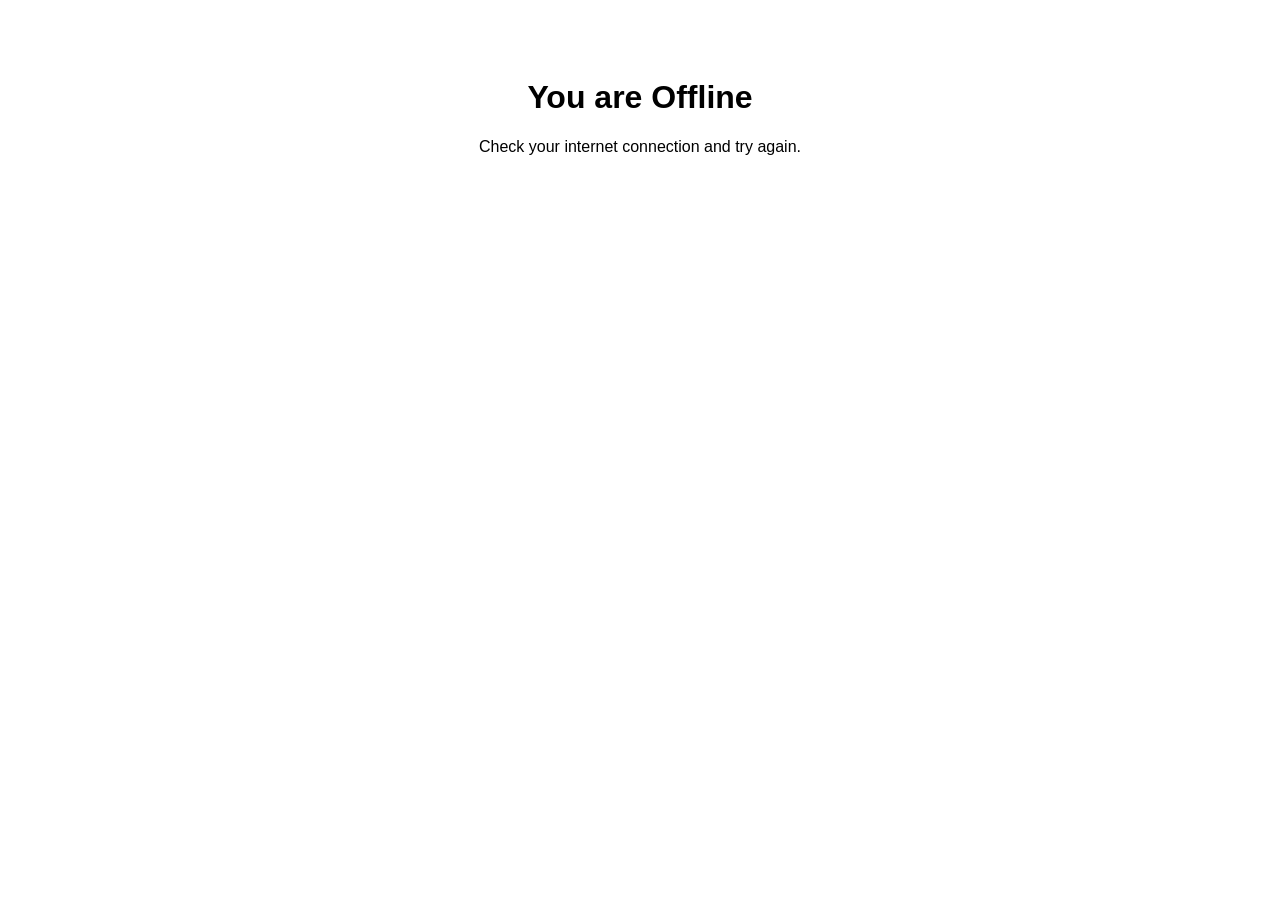
<file: offline.html>
<!DOCTYPE html>
<html lang="en">

<head>
  <meta charset="UTF-8">
  <title>Offline Mode</title>
  <style>
    body {
      text-align: center;
      padding: 50px;
      font-family: Arial, sans-serif;
    }
  </style>
</head>

<body>
  <h1>You are Offline</h1>
  <p>Check your internet connection and try again.</p>
</body>

</html>
</file>
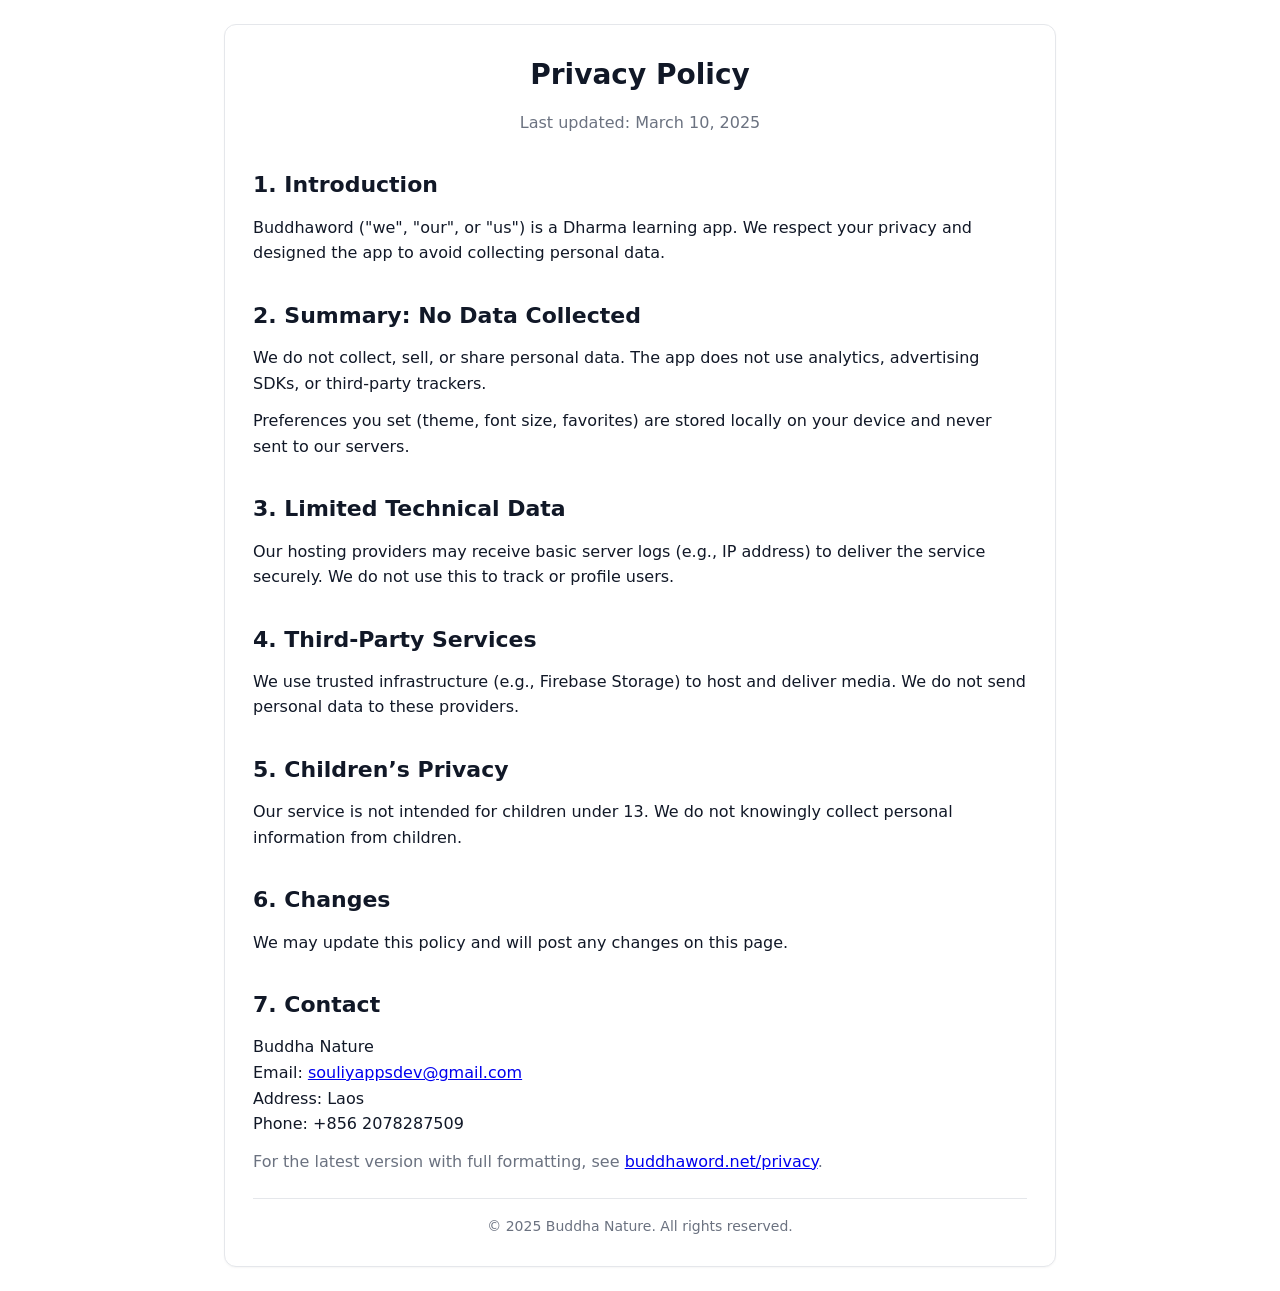
<file: privacy.html>
<!doctype html>
<html lang="en">
  <head>
    <meta charset="utf-8" />
    <meta name="viewport" content="width=device-width, initial-scale=1" />
    <title>Buddhaword — Privacy Policy</title>
    <meta name="description" content="Privacy Policy for the Buddhaword app" />
    <link rel="canonical" href="https://buddhaword.net/privacy" />
    <style>
      :root { --fg:#111827; --muted:#6b7280; --bg:#ffffff; --card:#ffffff; --border:#e5e7eb; }
      *{box-sizing:border-box} body{margin:0;background:var(--bg);color:var(--fg);font:16px/1.6 system-ui,-apple-system,Segoe UI,Roboto,Ubuntu,Cantarell,Noto Sans,sans-serif}
      .wrap{max-width:880px;margin:0 auto;padding:24px}
      .card{background:var(--card);border:1px solid var(--border);border-radius:12px;box-shadow:0 1px 2px rgba(0,0,0,.04);padding:28px}
      h1{font-size:28px;margin:0 0 8px} h2{font-size:22px;margin:32px 0 8px}
      p{margin:12px 0} ul{padding-left:18px} li{margin:8px 0}
      .muted{color:var(--muted)} .footer{border-top:1px solid var(--border);margin-top:24px;padding-top:16px;font-size:14px;text-align:center;color:var(--muted)}
    </style>
  </head>
  <body>
    <main class="wrap">
      <article class="card" role="article" aria-labelledby="pp-title">
        <header style="text-align:center;margin-bottom:16px">
          <h1 id="pp-title">Privacy Policy</h1>
          <p class="muted">Last updated: March 10, 2025</p>
        </header>

        <section>
          <h2>1. Introduction</h2>
          <p>
            Buddhaword ("we", "our", or "us") is a Dharma learning app.
            We respect your privacy and designed the app to avoid collecting personal data.
          </p>
        </section>

        <section>
          <h2>2. Summary: No Data Collected</h2>
          <p>
            We do not collect, sell, or share personal data. The app does not use analytics,
            advertising SDKs, or third‑party trackers.
          </p>
          <p>
            Preferences you set (theme, font size, favorites) are stored locally on your device and never sent to our servers.
          </p>
        </section>

        <section>
          <h2>3. Limited Technical Data</h2>
          <p>
            Our hosting providers may receive basic server logs (e.g., IP address) to deliver the service securely. We do not use this to track or profile users.
          </p>
        </section>

        <section>
          <h2>4. Third‑Party Services</h2>
          <p>
            We use trusted infrastructure (e.g., Firebase Storage) to host and deliver media. We do not send personal data to these providers.
          </p>
        </section>

        <section>
          <h2>5. Children’s Privacy</h2>
          <p>
            Our service is not intended for children under 13. We do not knowingly collect personal information from children.
          </p>
        </section>

        <section>
          <h2>6. Changes</h2>
          <p>
            We may update this policy and will post any changes on this page.
          </p>
        </section>

        <section>
          <h2>7. Contact</h2>
          <p>
            Buddha Nature<br/>
            Email: <a href="mailto:souliyappsdev@gmail.com">souliyappsdev@gmail.com</a><br/>
            Address: Laos<br/>
            Phone: +856 2078287509
          </p>
        </section>

        <p class="muted">
          For the latest version with full formatting, see <a href="/privacy">buddhaword.net/privacy</a>.
        </p>

        <div class="footer">© 2025 Buddha Nature. All rights reserved.</div>
      </article>
    </main>
  </body>
  </html>
</file>
